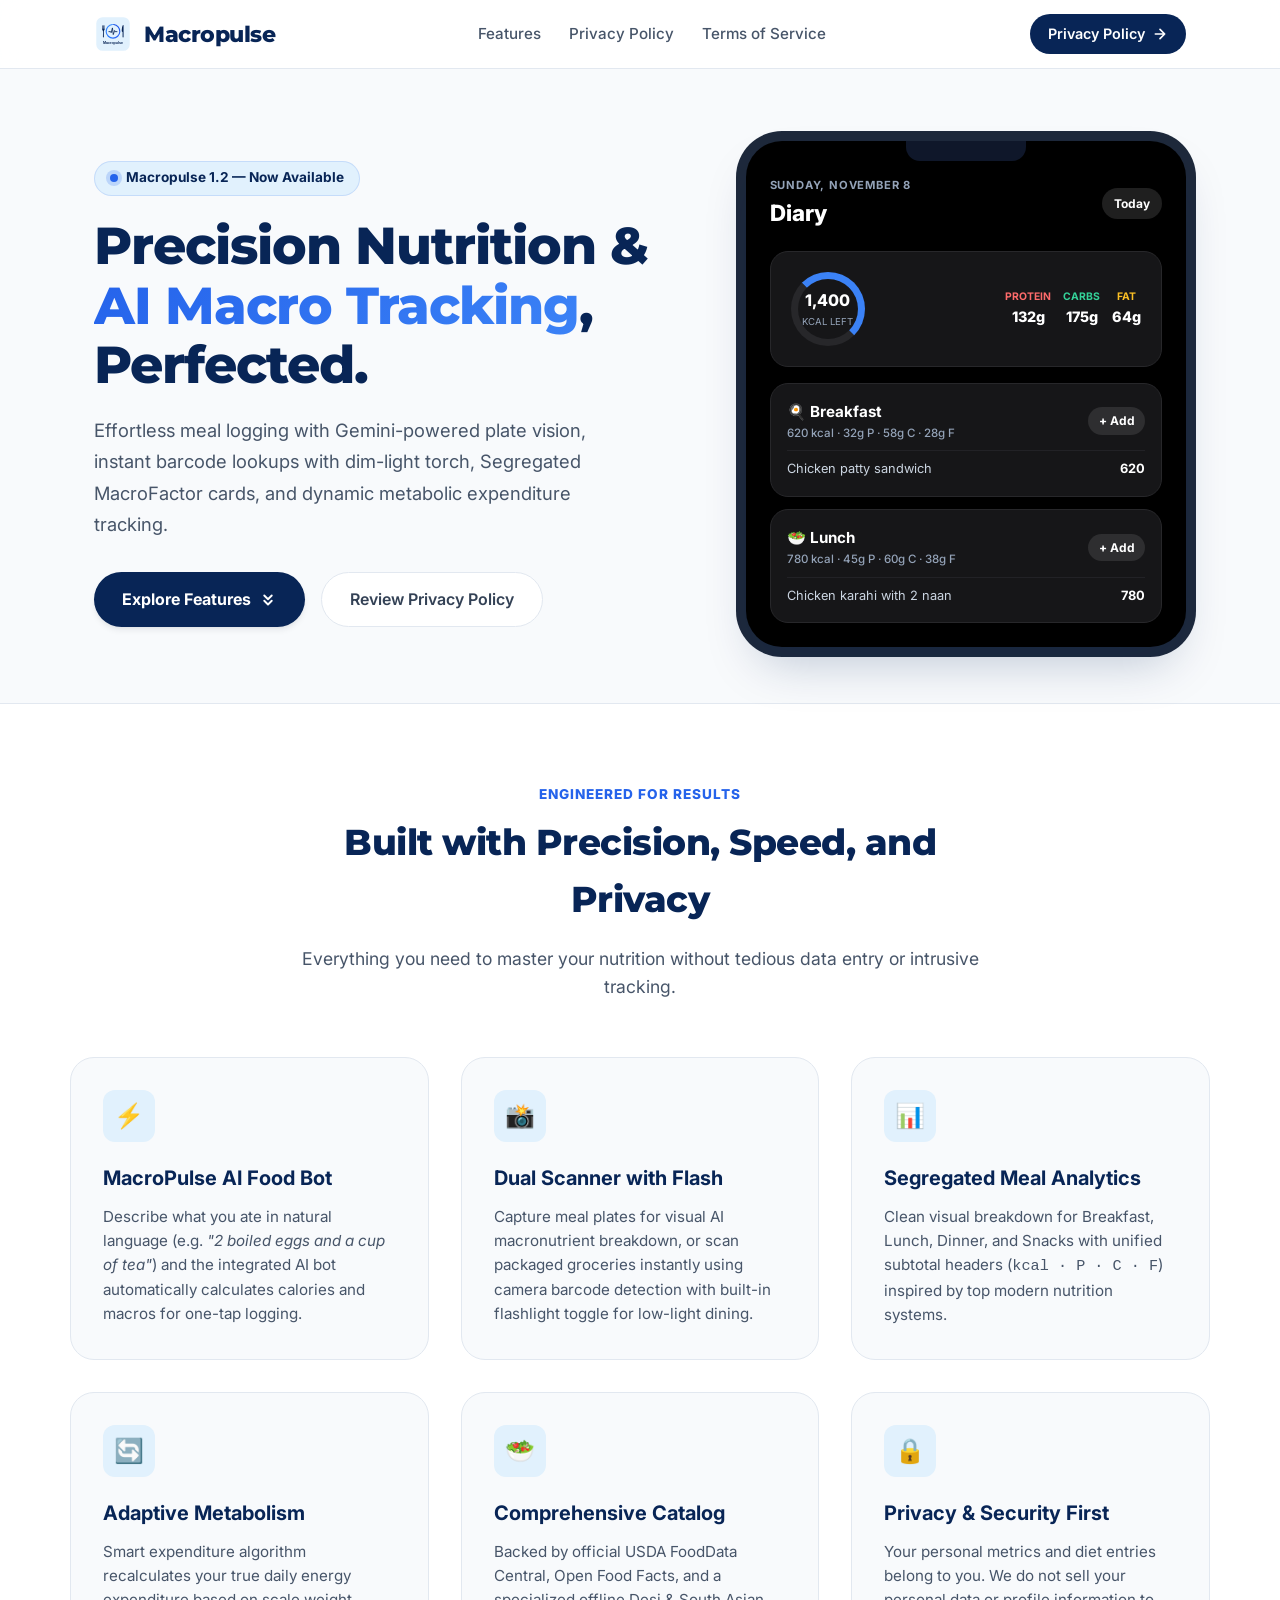
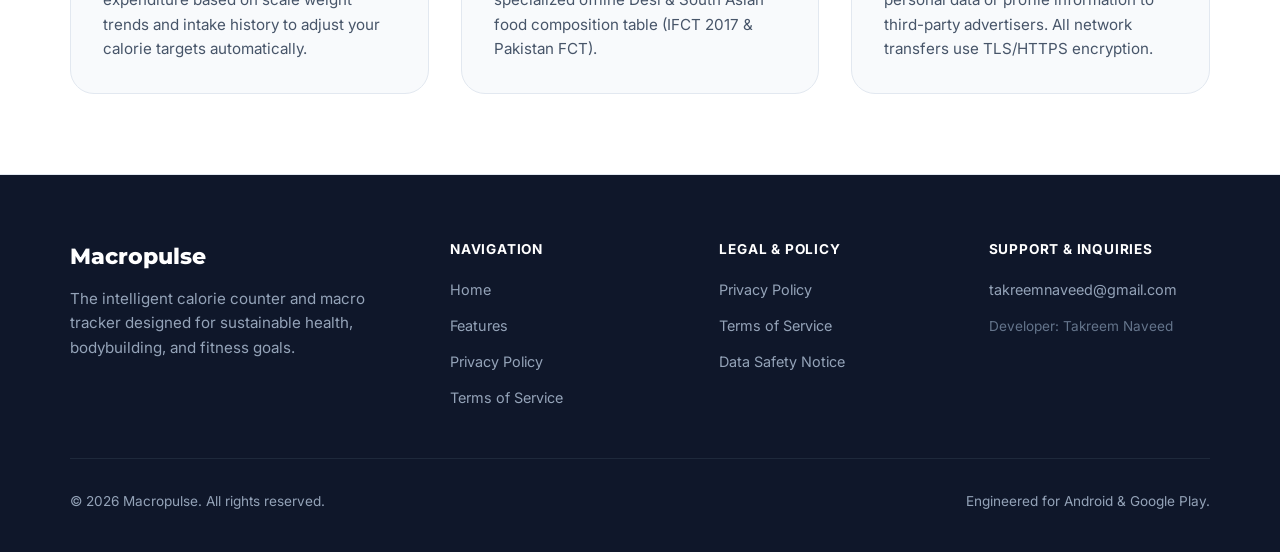
<file: index.html>
<!DOCTYPE html>
<html lang="en">
<head>
  <meta charset="UTF-8" />
  <meta name="viewport" content="width=device-width, initial-scale=1.0" />
  <title>Macropulse — AI Calorie Counter & Macro Tracker</title>
  <meta name="description" content="Precision nutrition tracking with instant AI plate recognition, barcode scanning with torch, MacroFactor-style meal segregation, and adaptive calorie expenditure." />
  <link rel="icon" type="image/svg+xml" href="logo.svg" />
  <link rel="stylesheet" href="styles.css" />
</head>
<body>

  <!-- Navigation -->
  <header class="navbar">
    <div class="nav-container">
      <a href="index.html" class="brand">
        <img src="logo.svg" alt="Macropulse Logo" class="brand-logo" />
        <span class="brand-name">Macropulse</span>
      </a>
      <ul class="nav-links">
        <li><a href="#features" class="nav-link">Features</a></li>
        <li><a href="privacy.html" class="nav-link">Privacy Policy</a></li>
        <li><a href="terms.html" class="nav-link">Terms of Service</a></li>
      </ul>
      <a href="privacy.html" class="nav-cta">
        <span>Privacy Policy</span>
        <svg width="16" height="16" viewBox="0 0 24 24" fill="none" stroke="currentColor" stroke-width="2.5" stroke-linecap="round" stroke-linejoin="round"><path d="M5 12h14M12 5l7 7-7 7"/></svg>
      </a>
    </div>
  </header>

  <!-- Hero Section -->
  <section class="hero">
    <div class="hero-content">
      <div class="hero-pill">
        <div class="hero-pill-pulse"></div>
        <span>Macropulse 1.2 — Now Available</span>
      </div>
      <h1 class="hero-title">
        Precision Nutrition &amp; <span>AI Macro Tracking</span>, Perfected.
      </h1>
      <p class="hero-desc">
        Effortless meal logging with Gemini-powered plate vision, instant barcode lookups with dim-light torch, Segregated MacroFactor cards, and dynamic metabolic expenditure tracking.
      </p>
      <div class="hero-actions">
        <a href="#features" class="btn-primary">
          <span>Explore Features</span>
          <svg width="18" height="18" viewBox="0 0 24 24" fill="none" stroke="currentColor" stroke-width="2.5" stroke-linecap="round" stroke-linejoin="round"><path d="M7 13l5 5 5-5M7 6l5 5 5-5"/></svg>
        </a>
        <a href="privacy.html" class="btn-secondary">
          <span>Review Privacy Policy</span>
        </a>
      </div>
    </div>

    <!-- Interactive Phone Mockup Card -->
    <div class="mockup-wrap">
      <div class="phone-card">
        <div class="phone-notch"></div>
        <div class="mockup-header">
          <div>
            <div class="mockup-date">SUNDAY, NOVEMBER 8</div>
            <div class="mockup-title">Diary</div>
          </div>
          <div style="background: rgba(255,255,255,0.12); padding: 6px 12px; border-radius: 999px; font-size: 0.75rem; font-weight: 700;">
            Today
          </div>
        </div>

        <!-- Macro Dashboard Ring Card -->
        <div class="mockup-ring-card">
          <div class="mockup-ring-visual">
            <span class="mockup-ring-val">1,400</span>
            <span class="mockup-ring-lbl">KCAL LEFT</span>
          </div>
          <div class="mockup-macros">
            <div class="macro-box">
              <div class="macro-box-lbl" style="color: #ff6b6b;">PROTEIN</div>
              <div class="macro-box-val">132g</div>
            </div>
            <div class="macro-box">
              <div class="macro-box-lbl" style="color: #34d399;">CARBS</div>
              <div class="macro-box-val">175g</div>
            </div>
            <div class="macro-box">
              <div class="macro-box-lbl" style="color: #fbbf24;">FAT</div>
              <div class="macro-box-val">64g</div>
            </div>
          </div>
        </div>

        <!-- Meal Section: Breakfast -->
        <div class="mockup-meal">
          <div class="mockup-meal-top">
            <div>
              <div class="mockup-meal-name">🍳 Breakfast</div>
              <div class="mockup-meal-sub">620 kcal · 32g P · 58g C · 28g F</div>
            </div>
            <div class="mockup-meal-btn">+ Add</div>
          </div>
          <div class="mockup-food-row">
            <span>Chicken patty sandwich</span>
            <span style="font-weight: 700; color: #fff;">620</span>
          </div>
        </div>

        <!-- Meal Section: Lunch -->
        <div class="mockup-meal" style="margin-bottom: 0;">
          <div class="mockup-meal-top">
            <div>
              <div class="mockup-meal-name">🥗 Lunch</div>
              <div class="mockup-meal-sub">780 kcal · 45g P · 60g C · 38g F</div>
            </div>
            <div class="mockup-meal-btn">+ Add</div>
          </div>
          <div class="mockup-food-row">
            <span>Chicken karahi with 2 naan</span>
            <span style="font-weight: 700; color: #fff;">780</span>
          </div>
        </div>
      </div>
    </div>
  </section>

  <!-- Features Section -->
  <section class="features-section" id="features">
    <div class="section-head">
      <div class="section-tag">Engineered for Results</div>
      <h2 class="section-title">Built with Precision, Speed, and Privacy</h2>
      <p class="section-desc">Everything you need to master your nutrition without tedious data entry or intrusive tracking.</p>
    </div>

    <div class="features-grid">
      <!-- Feature 1 -->
      <div class="feature-card">
        <div class="feature-icon-box">⚡</div>
        <h3 class="feature-card-title">MacroPulse AI Food Bot</h3>
        <p class="feature-card-desc">
          Describe what you ate in natural language (e.g. <em>"2 boiled eggs and a cup of tea"</em>) and the integrated AI bot automatically calculates calories and macros for one-tap logging.
        </p>
      </div>

      <!-- Feature 2 -->
      <div class="feature-card">
        <div class="feature-icon-box">📸</div>
        <h3 class="feature-card-title">Dual Scanner with Flash</h3>
        <p class="feature-card-desc">
          Capture meal plates for visual AI macronutrient breakdown, or scan packaged groceries instantly using camera barcode detection with built-in flashlight toggle for low-light dining.
        </p>
      </div>

      <!-- Feature 3 -->
      <div class="feature-card">
        <div class="feature-icon-box">📊</div>
        <h3 class="feature-card-title">Segregated Meal Analytics</h3>
        <p class="feature-card-desc">
          Clean visual breakdown for Breakfast, Lunch, Dinner, and Snacks with unified subtotal headers (<code>kcal · P · C · F</code>) inspired by top modern nutrition systems.
        </p>
      </div>

      <!-- Feature 4 -->
      <div class="feature-card">
        <div class="feature-icon-box">🔄</div>
        <h3 class="feature-card-title">Adaptive Metabolism</h3>
        <p class="feature-card-desc">
          Smart expenditure algorithm recalculates your true daily energy expenditure based on scale weight trends and intake history to adjust your calorie targets automatically.
        </p>
      </div>

      <!-- Feature 5 -->
      <div class="feature-card">
        <div class="feature-icon-box">🥗</div>
        <h3 class="feature-card-title">Comprehensive Catalog</h3>
        <p class="feature-card-desc">
          Backed by official USDA FoodData Central, Open Food Facts, and a specialized offline Desi &amp; South Asian food composition table (IFCT 2017 &amp; Pakistan FCT).
        </p>
      </div>

      <!-- Feature 6 -->
      <div class="feature-card">
        <div class="feature-icon-box">🔒</div>
        <h3 class="feature-card-title">Privacy &amp; Security First</h3>
        <p class="feature-card-desc">
          Your personal metrics and diet entries belong to you. We do not sell your personal data or profile information to third-party advertisers. All network transfers use TLS/HTTPS encryption.
        </p>
      </div>
    </div>
  </section>

  <!-- Footer -->
  <footer class="footer">
    <div class="footer-container">
      <div>
        <div class="footer-brand-name">Macropulse</div>
        <p class="footer-brand-desc">
          The intelligent calorie counter and macro tracker designed for sustainable health, bodybuilding, and fitness goals.
        </p>
      </div>
      <div>
        <div class="footer-col-title">Navigation</div>
        <ul class="footer-col-links">
          <li><a href="index.html">Home</a></li>
          <li><a href="#features">Features</a></li>
          <li><a href="privacy.html">Privacy Policy</a></li>
          <li><a href="terms.html">Terms of Service</a></li>
        </ul>
      </div>
      <div>
        <div class="footer-col-title">Legal &amp; Policy</div>
        <ul class="footer-col-links">
          <li><a href="privacy.html">Privacy Policy</a></li>
          <li><a href="terms.html">Terms of Service</a></li>
          <li><a href="privacy.html#data-safety">Data Safety Notice</a></li>
        </ul>
      </div>
      <div>
        <div class="footer-col-title">Support &amp; Inquiries</div>
        <ul class="footer-col-links">
          <li><a href="mailto:takreemnaveed@gmail.com">takreemnaveed@gmail.com</a></li>
          <li><span style="font-size: 0.85rem; color: #64748b;">Developer: Takreem Naveed</span></li>
        </ul>
      </div>
    </div>

    <div class="footer-bottom">
      <div>&copy; 2026 Macropulse. All rights reserved.</div>
      <div>Engineered for Android &amp; Google Play.</div>
    </div>
  </footer>

</body>
</html>
</file>
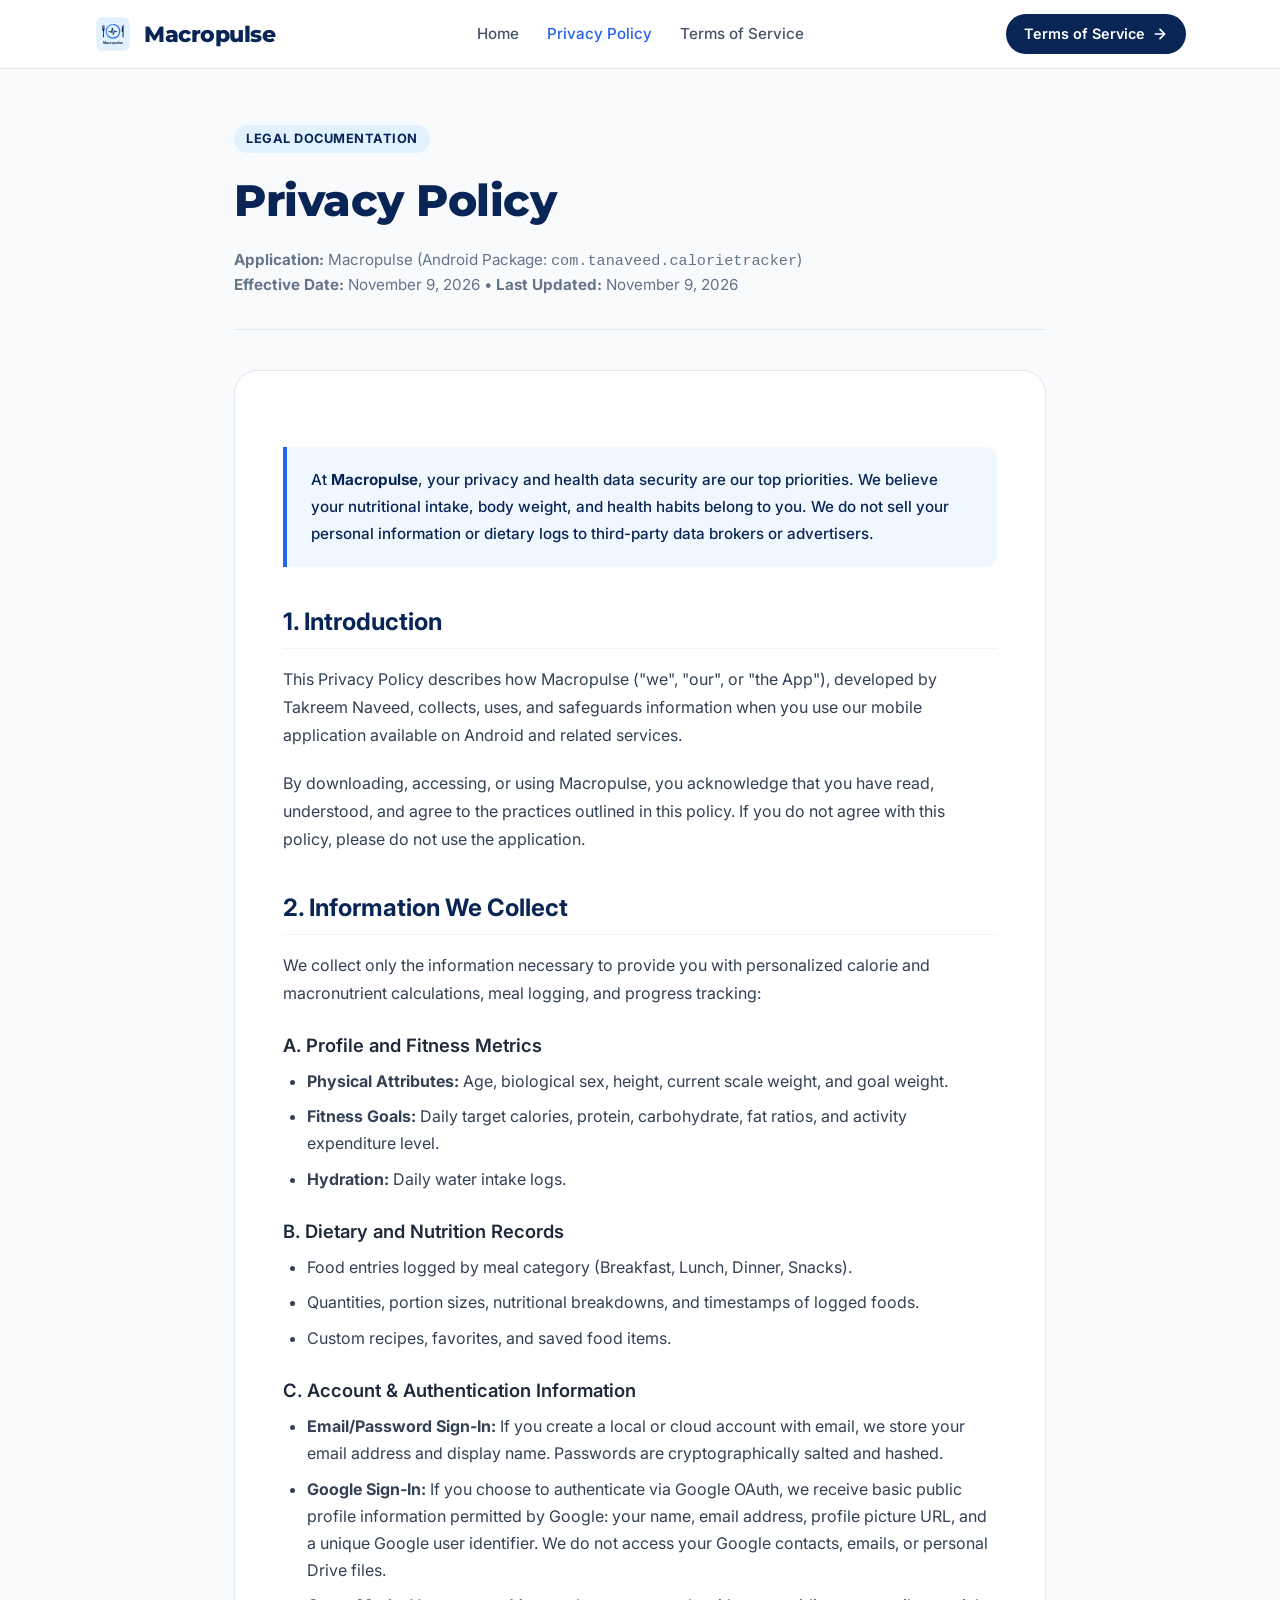
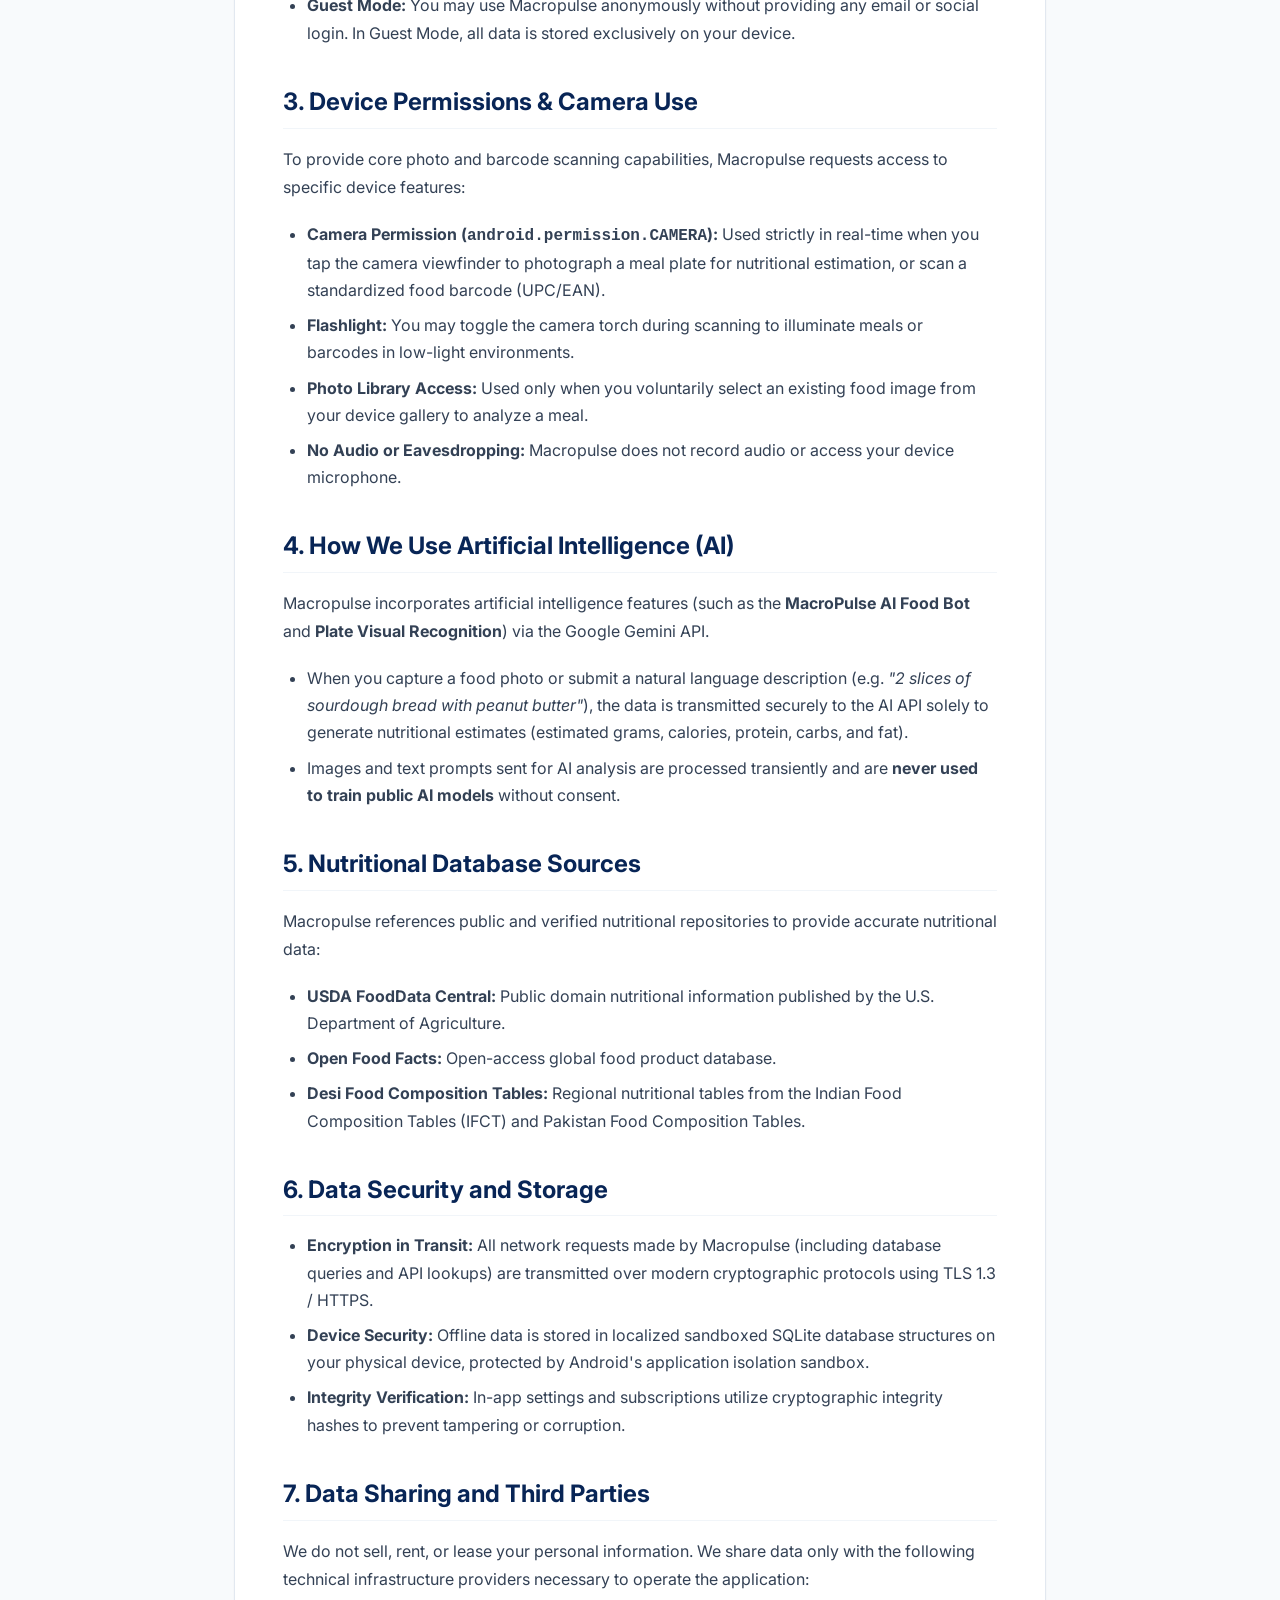
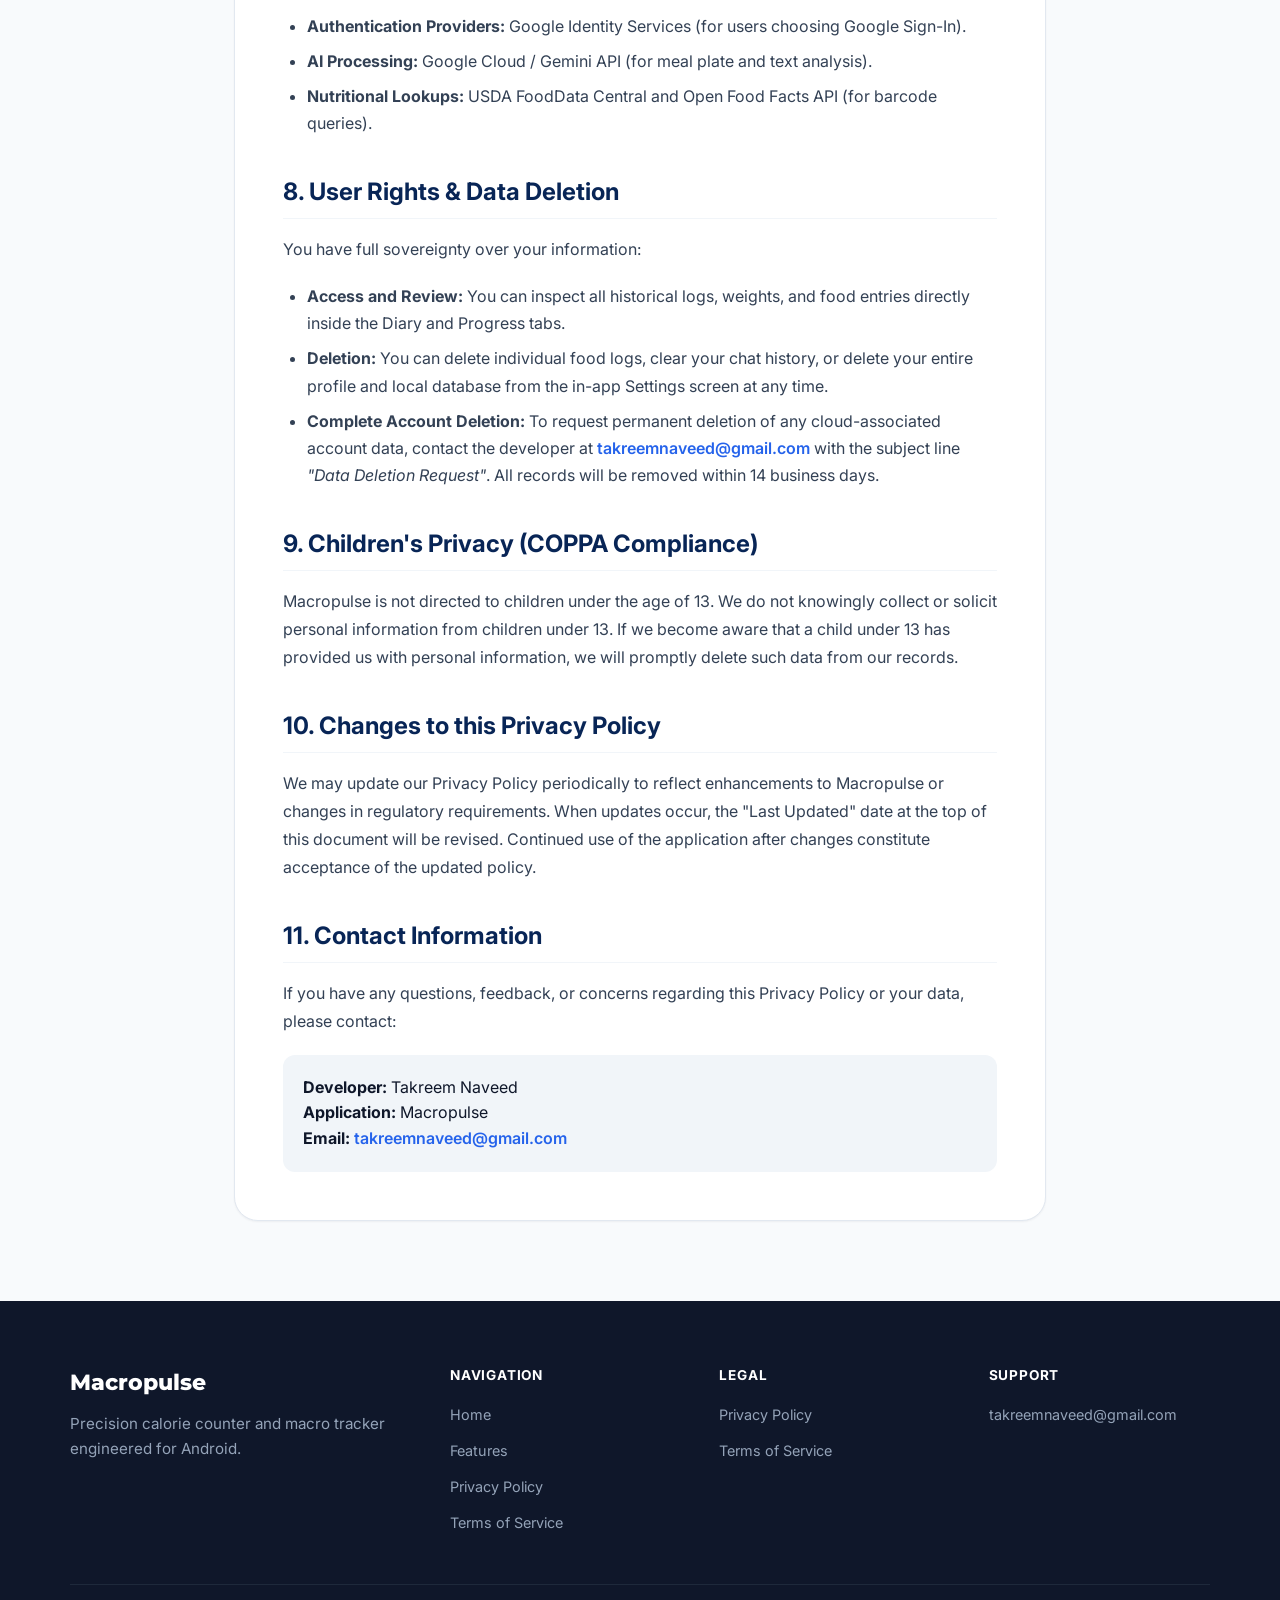
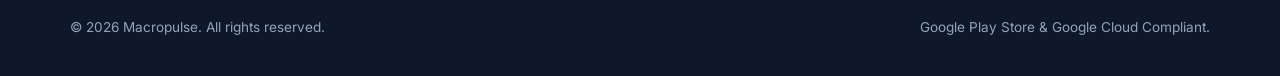
<file: privacy.html>
<!DOCTYPE html>
<html lang="en">
<head>
  <meta charset="UTF-8" />
  <meta name="viewport" content="width=device-width, initial-scale=1.0" />
  <title>Privacy Policy — Macropulse</title>
  <meta name="description" content="Official Privacy Policy for the Macropulse calorie counter and nutrition tracker application." />
  <link rel="icon" type="image/svg+xml" href="logo.svg" />
  <link rel="stylesheet" href="styles.css" />
</head>
<body>

  <!-- Navigation -->
  <header class="navbar">
    <div class="nav-container">
      <a href="index.html" class="brand">
        <img src="logo.svg" alt="Macropulse Logo" class="brand-logo" />
        <span class="brand-name">Macropulse</span>
      </a>
      <ul class="nav-links">
        <li><a href="index.html" class="nav-link">Home</a></li>
        <li><a href="privacy.html" class="nav-link active">Privacy Policy</a></li>
        <li><a href="terms.html" class="nav-link">Terms of Service</a></li>
      </ul>
      <a href="terms.html" class="nav-cta">
        <span>Terms of Service</span>
        <svg width="16" height="16" viewBox="0 0 24 24" fill="none" stroke="currentColor" stroke-width="2.5" stroke-linecap="round" stroke-linejoin="round"><path d="M5 12h14M12 5l7 7-7 7"/></svg>
      </a>
    </div>
  </header>

  <!-- Legal Container -->
  <main class="legal-page">
    <div class="legal-header">
      <div class="legal-badge">Legal Documentation</div>
      <h1 class="legal-title">Privacy Policy</h1>
      <div class="legal-meta">
        <strong>Application:</strong> Macropulse (Android Package: <code>com.tanaveed.calorietracker</code>)<br />
        <strong>Effective Date:</strong> November 9, 2026 &bull; <strong>Last Updated:</strong> November 9, 2026
      </div>
    </div>

    <div class="legal-content">
      <div class="legal-callout">
        <p>
          At <strong>Macropulse</strong>, your privacy and health data security are our top priorities. We believe your nutritional intake, body weight, and health habits belong to you. We do not sell your personal information or dietary logs to third-party data brokers or advertisers.
        </p>
      </div>

      <h2>1. Introduction</h2>
      <p>
        This Privacy Policy describes how Macropulse (&quot;we&quot;, &quot;our&quot;, or &quot;the App&quot;), developed by Takreem Naveed, collects, uses, and safeguards information when you use our mobile application available on Android and related services.
      </p>
      <p>
        By downloading, accessing, or using Macropulse, you acknowledge that you have read, understood, and agree to the practices outlined in this policy. If you do not agree with this policy, please do not use the application.
      </p>

      <h2>2. Information We Collect</h2>
      <p>We collect only the information necessary to provide you with personalized calorie and macronutrient calculations, meal logging, and progress tracking:</p>

      <h3>A. Profile and Fitness Metrics</h3>
      <ul>
        <li><strong>Physical Attributes:</strong> Age, biological sex, height, current scale weight, and goal weight.</li>
        <li><strong>Fitness Goals:</strong> Daily target calories, protein, carbohydrate, fat ratios, and activity expenditure level.</li>
        <li><strong>Hydration:</strong> Daily water intake logs.</li>
      </ul>

      <h3>B. Dietary and Nutrition Records</h3>
      <ul>
        <li>Food entries logged by meal category (Breakfast, Lunch, Dinner, Snacks).</li>
        <li>Quantities, portion sizes, nutritional breakdowns, and timestamps of logged foods.</li>
        <li>Custom recipes, favorites, and saved food items.</li>
      </ul>

      <h3>C. Account &amp; Authentication Information</h3>
      <ul>
        <li><strong>Email/Password Sign-In:</strong> If you create a local or cloud account with email, we store your email address and display name. Passwords are cryptographically salted and hashed.</li>
        <li><strong>Google Sign-In:</strong> If you choose to authenticate via Google OAuth, we receive basic public profile information permitted by Google: your name, email address, profile picture URL, and a unique Google user identifier. We do not access your Google contacts, emails, or personal Drive files.</li>
        <li><strong>Guest Mode:</strong> You may use Macropulse anonymously without providing any email or social login. In Guest Mode, all data is stored exclusively on your device.</li>
      </ul>

      <h2 id="camera-data">3. Device Permissions &amp; Camera Use</h2>
      <p>To provide core photo and barcode scanning capabilities, Macropulse requests access to specific device features:</p>
      <ul>
        <li><strong>Camera Permission (<code>android.permission.CAMERA</code>):</strong> Used strictly in real-time when you tap the camera viewfinder to photograph a meal plate for nutritional estimation, or scan a standardized food barcode (UPC/EAN).</li>
        <li><strong>Flashlight:</strong> You may toggle the camera torch during scanning to illuminate meals or barcodes in low-light environments.</li>
        <li><strong>Photo Library Access:</strong> Used only when you voluntarily select an existing food image from your device gallery to analyze a meal.</li>
        <li><strong>No Audio or Eavesdropping:</strong> Macropulse does not record audio or access your device microphone.</li>
      </ul>

      <h2>4. How We Use Artificial Intelligence (AI)</h2>
      <p>
        Macropulse incorporates artificial intelligence features (such as the <strong>MacroPulse AI Food Bot</strong> and <strong>Plate Visual Recognition</strong>) via the Google Gemini API.
      </p>
      <ul>
        <li>When you capture a food photo or submit a natural language description (e.g. <em>&quot;2 slices of sourdough bread with peanut butter&quot;</em>), the data is transmitted securely to the AI API solely to generate nutritional estimates (estimated grams, calories, protein, carbs, and fat).</li>
        <li>Images and text prompts sent for AI analysis are processed transiently and are <strong>never used to train public AI models</strong> without consent.</li>
      </ul>

      <h2>5. Nutritional Database Sources</h2>
      <p>Macropulse references public and verified nutritional repositories to provide accurate nutritional data:</p>
      <ul>
        <li><strong>USDA FoodData Central:</strong> Public domain nutritional information published by the U.S. Department of Agriculture.</li>
        <li><strong>Open Food Facts:</strong> Open-access global food product database.</li>
        <li><strong>Desi Food Composition Tables:</strong> Regional nutritional tables from the Indian Food Composition Tables (IFCT) and Pakistan Food Composition Tables.</li>
      </ul>

      <h2 id="data-safety">6. Data Security and Storage</h2>
      <ul>
        <li><strong>Encryption in Transit:</strong> All network requests made by Macropulse (including database queries and API lookups) are transmitted over modern cryptographic protocols using TLS 1.3 / HTTPS.</li>
        <li><strong>Device Security:</strong> Offline data is stored in localized sandboxed SQLite database structures on your physical device, protected by Android's application isolation sandbox.</li>
        <li><strong>Integrity Verification:</strong> In-app settings and subscriptions utilize cryptographic integrity hashes to prevent tampering or corruption.</li>
      </ul>

      <h2>7. Data Sharing and Third Parties</h2>
      <p>We do not sell, rent, or lease your personal information. We share data only with the following technical infrastructure providers necessary to operate the application:</p>
      <ul>
        <li><strong>Authentication Providers:</strong> Google Identity Services (for users choosing Google Sign-In).</li>
        <li><strong>AI Processing:</strong> Google Cloud / Gemini API (for meal plate and text analysis).</li>
        <li><strong>Nutritional Lookups:</strong> USDA FoodData Central and Open Food Facts API (for barcode queries).</li>
      </ul>

      <h2>8. User Rights &amp; Data Deletion</h2>
      <p>You have full sovereignty over your information:</p>
      <ul>
        <li><strong>Access and Review:</strong> You can inspect all historical logs, weights, and food entries directly inside the Diary and Progress tabs.</li>
        <li><strong>Deletion:</strong> You can delete individual food logs, clear your chat history, or delete your entire profile and local database from the in-app Settings screen at any time.</li>
        <li><strong>Complete Account Deletion:</strong> To request permanent deletion of any cloud-associated account data, contact the developer at <a href="mailto:takreemnaveed@gmail.com" style="color: var(--blue); font-weight: 600;">takreemnaveed@gmail.com</a> with the subject line <em>&quot;Data Deletion Request&quot;</em>. All records will be removed within 14 business days.</li>
      </ul>

      <h2>9. Children&apos;s Privacy (COPPA Compliance)</h2>
      <p>
        Macropulse is not directed to children under the age of 13. We do not knowingly collect or solicit personal information from children under 13. If we become aware that a child under 13 has provided us with personal information, we will promptly delete such data from our records.
      </p>

      <h2>10. Changes to this Privacy Policy</h2>
      <p>
        We may update our Privacy Policy periodically to reflect enhancements to Macropulse or changes in regulatory requirements. When updates occur, the &quot;Last Updated&quot; date at the top of this document will be revised. Continued use of the application after changes constitute acceptance of the updated policy.
      </p>

      <h2>11. Contact Information</h2>
      <p>If you have any questions, feedback, or concerns regarding this Privacy Policy or your data, please contact:</p>
      <div style="background: var(--slate-100); padding: 1.25rem; border-radius: var(--radius-md); margin-top: 1rem;">
        <strong>Developer:</strong> Takreem Naveed<br />
        <strong>Application:</strong> Macropulse<br />
        <strong>Email:</strong> <a href="mailto:takreemnaveed@gmail.com" style="color: var(--blue); font-weight: 600;">takreemnaveed@gmail.com</a>
      </div>
    </div>
  </main>

  <!-- Footer -->
  <footer class="footer">
    <div class="footer-container">
      <div>
        <div class="footer-brand-name">Macropulse</div>
        <p class="footer-brand-desc">
          Precision calorie counter and macro tracker engineered for Android.
        </p>
      </div>
      <div>
        <div class="footer-col-title">Navigation</div>
        <ul class="footer-col-links">
          <li><a href="index.html">Home</a></li>
          <li><a href="index.html#features">Features</a></li>
          <li><a href="privacy.html">Privacy Policy</a></li>
          <li><a href="terms.html">Terms of Service</a></li>
        </ul>
      </div>
      <div>
        <div class="footer-col-title">Legal</div>
        <ul class="footer-col-links">
          <li><a href="privacy.html">Privacy Policy</a></li>
          <li><a href="terms.html">Terms of Service</a></li>
        </ul>
      </div>
      <div>
        <div class="footer-col-title">Support</div>
        <ul class="footer-col-links">
          <li><a href="mailto:takreemnaveed@gmail.com">takreemnaveed@gmail.com</a></li>
        </ul>
      </div>
    </div>
    <div class="footer-bottom">
      <div>&copy; 2026 Macropulse. All rights reserved.</div>
      <div>Google Play Store &amp; Google Cloud Compliant.</div>
    </div>
  </footer>

</body>
</html>
</file>
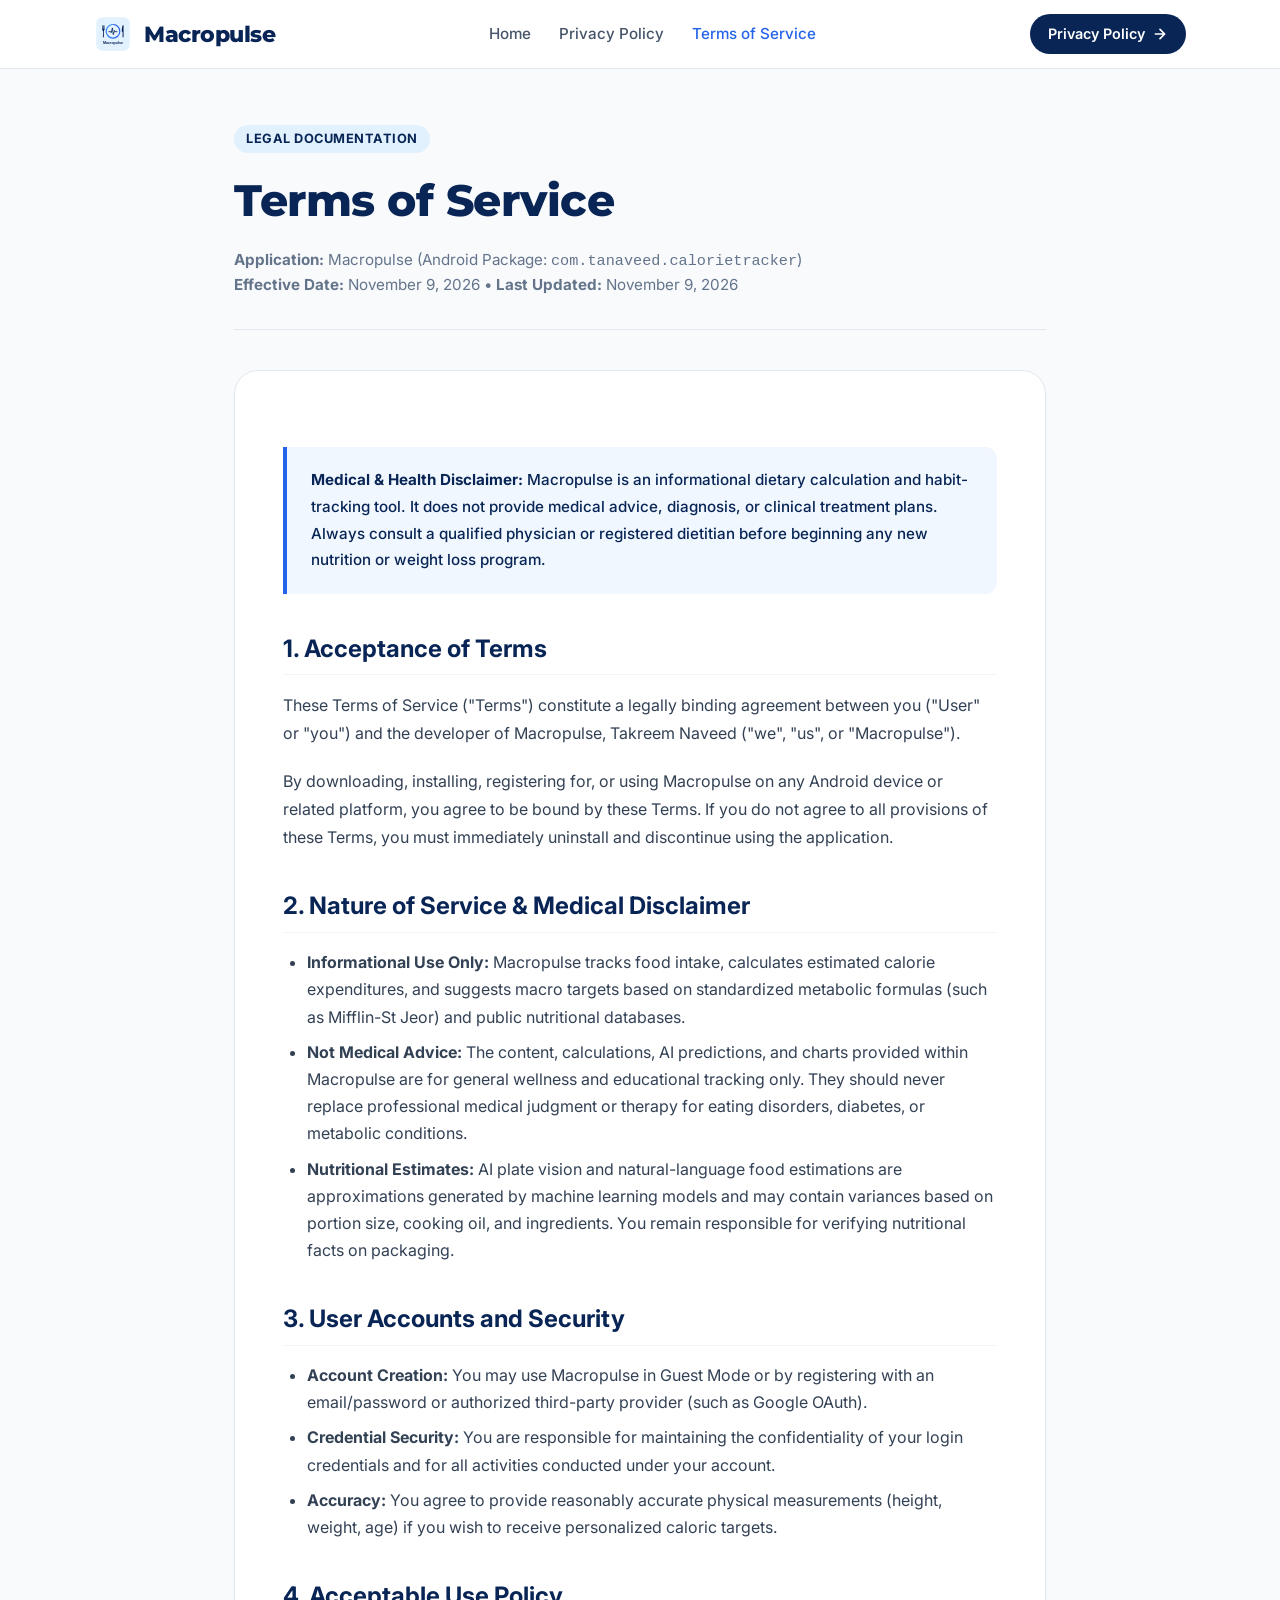
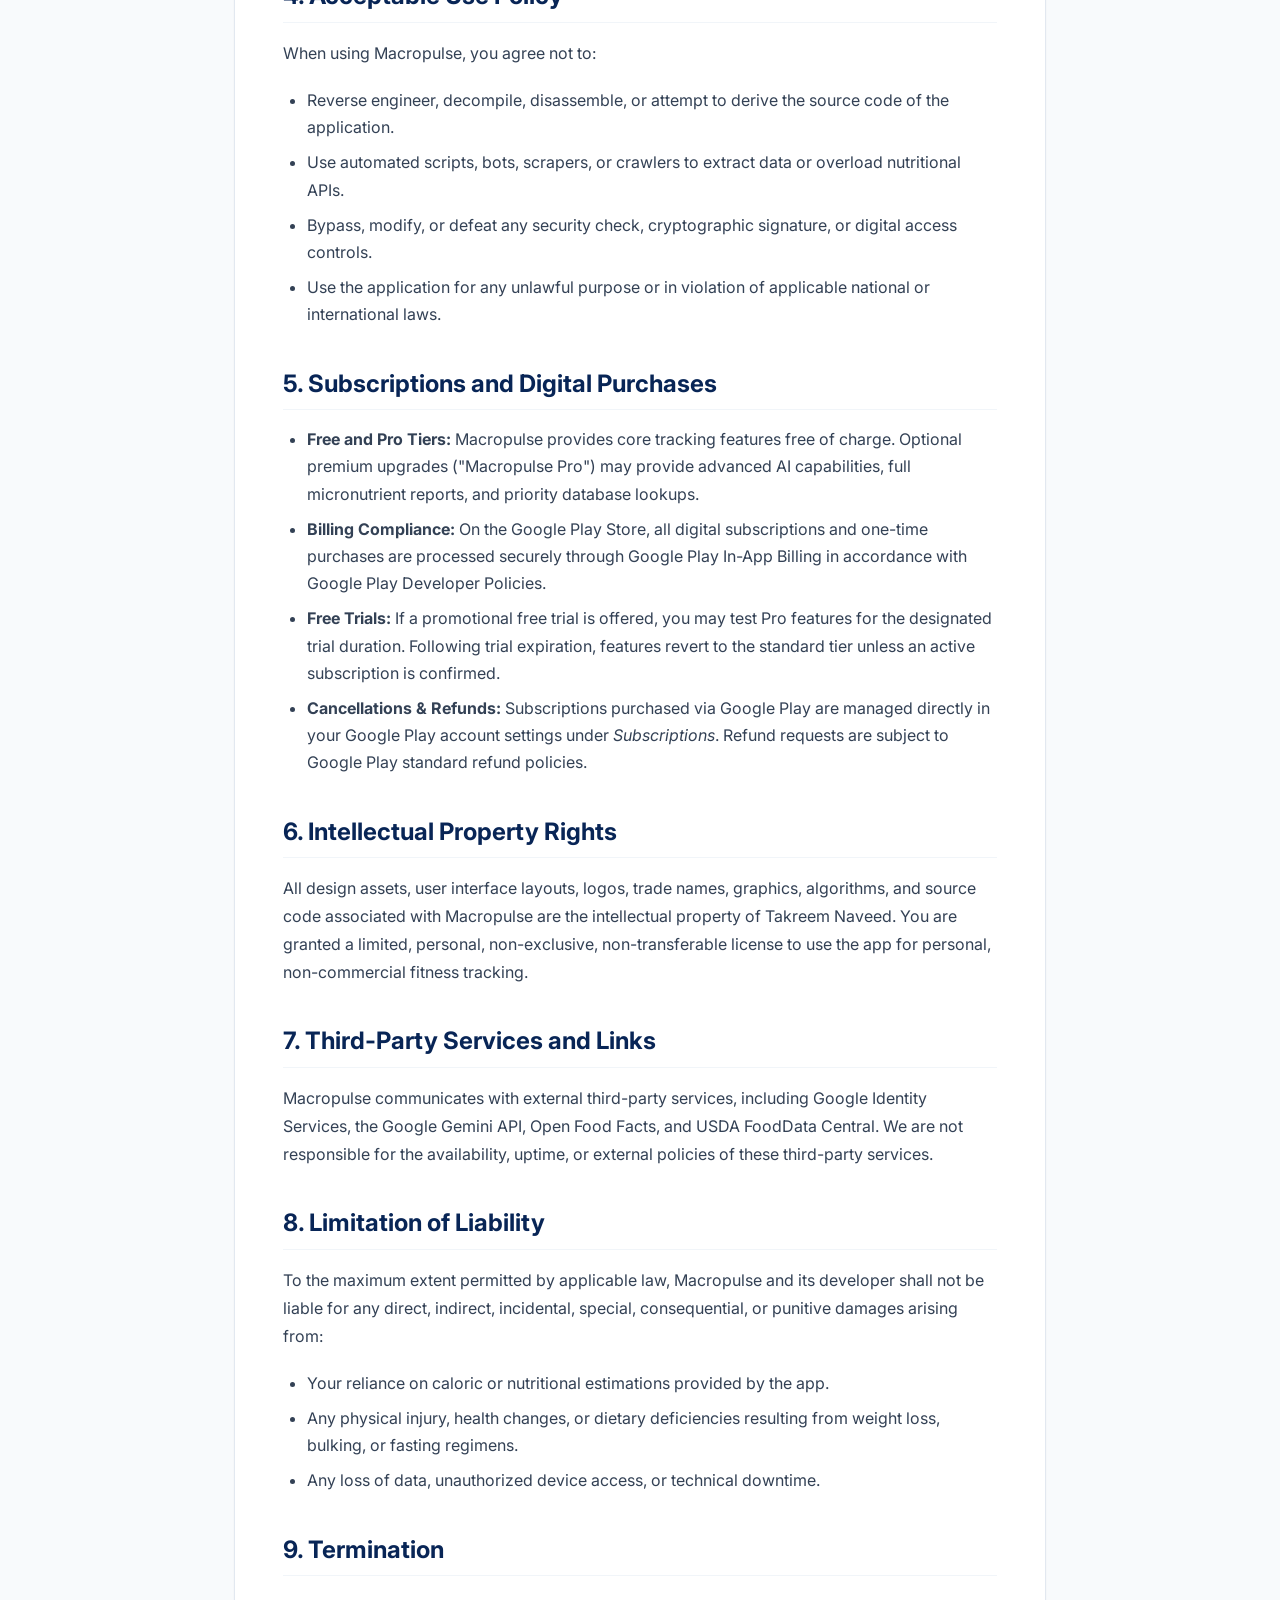
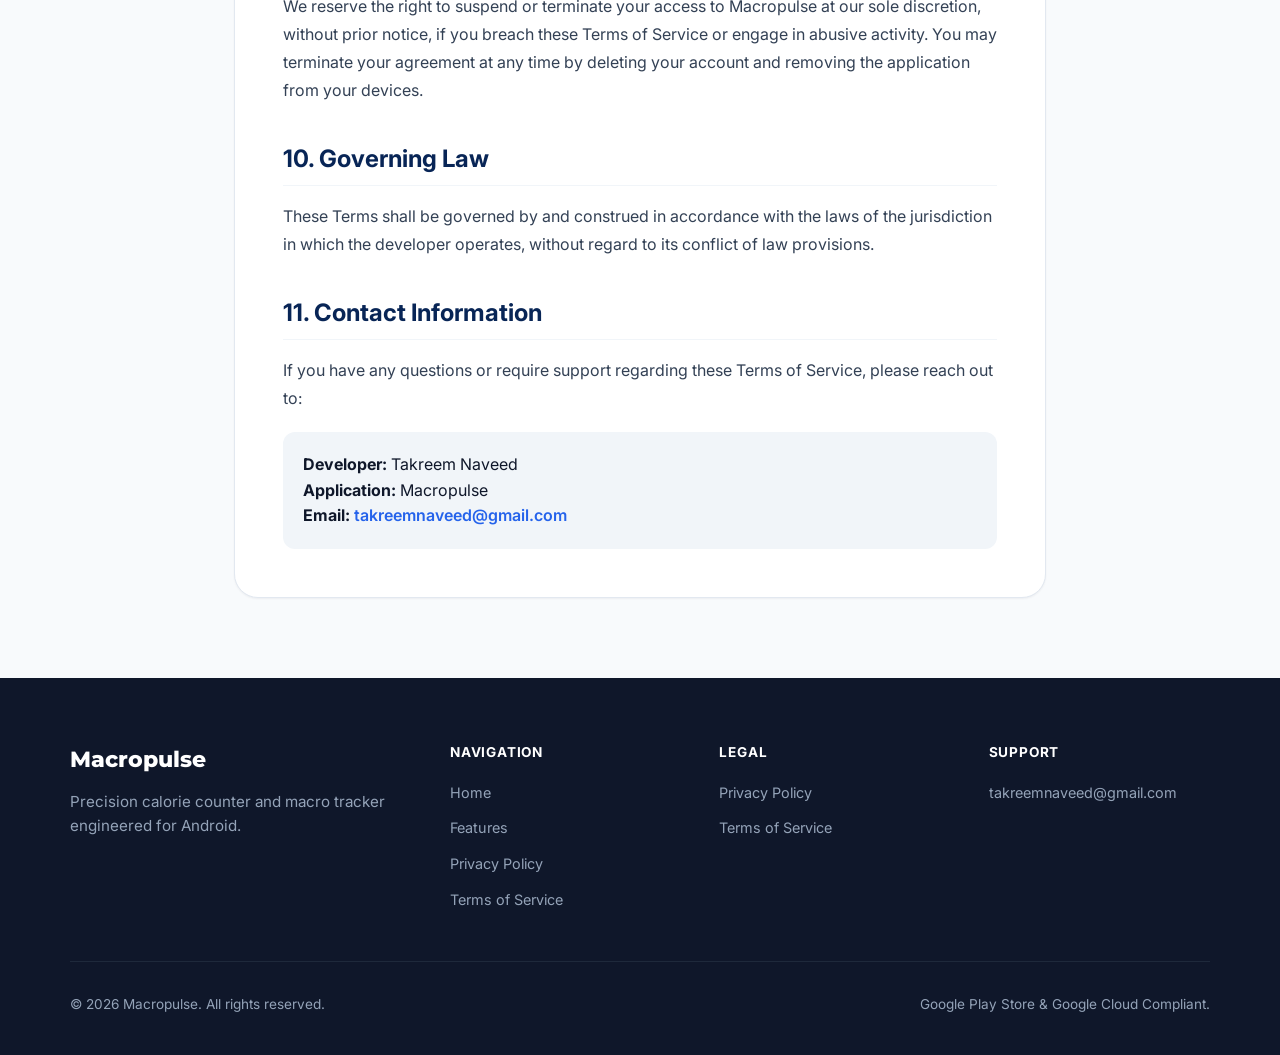
<file: terms.html>
<!DOCTYPE html>
<html lang="en">
<head>
  <meta charset="UTF-8" />
  <meta name="viewport" content="width=device-width, initial-scale=1.0" />
  <title>Terms of Service — Macropulse</title>
  <meta name="description" content="Official Terms of Service for using the Macropulse nutrition and calorie tracking mobile application." />
  <link rel="icon" type="image/svg+xml" href="logo.svg" />
  <link rel="stylesheet" href="styles.css" />
</head>
<body>

  <!-- Navigation -->
  <header class="navbar">
    <div class="nav-container">
      <a href="index.html" class="brand">
        <img src="logo.svg" alt="Macropulse Logo" class="brand-logo" />
        <span class="brand-name">Macropulse</span>
      </a>
      <ul class="nav-links">
        <li><a href="index.html" class="nav-link">Home</a></li>
        <li><a href="privacy.html" class="nav-link">Privacy Policy</a></li>
        <li><a href="terms.html" class="nav-link active">Terms of Service</a></li>
      </ul>
      <a href="privacy.html" class="nav-cta">
        <span>Privacy Policy</span>
        <svg width="16" height="16" viewBox="0 0 24 24" fill="none" stroke="currentColor" stroke-width="2.5" stroke-linecap="round" stroke-linejoin="round"><path d="M5 12h14M12 5l7 7-7 7"/></svg>
      </a>
    </div>
  </header>

  <!-- Legal Container -->
  <main class="legal-page">
    <div class="legal-header">
      <div class="legal-badge">Legal Documentation</div>
      <h1 class="legal-title">Terms of Service</h1>
      <div class="legal-meta">
        <strong>Application:</strong> Macropulse (Android Package: <code>com.tanaveed.calorietracker</code>)<br />
        <strong>Effective Date:</strong> November 9, 2026 &bull; <strong>Last Updated:</strong> November 9, 2026
      </div>
    </div>

    <div class="legal-content">
      <div class="legal-callout">
        <p>
          <strong>Medical &amp; Health Disclaimer:</strong> Macropulse is an informational dietary calculation and habit-tracking tool. It does not provide medical advice, diagnosis, or clinical treatment plans. Always consult a qualified physician or registered dietitian before beginning any new nutrition or weight loss program.
        </p>
      </div>

      <h2>1. Acceptance of Terms</h2>
      <p>
        These Terms of Service (&quot;Terms&quot;) constitute a legally binding agreement between you (&quot;User&quot; or &quot;you&quot;) and the developer of Macropulse, Takreem Naveed (&quot;we&quot;, &quot;us&quot;, or &quot;Macropulse&quot;).
      </p>
      <p>
        By downloading, installing, registering for, or using Macropulse on any Android device or related platform, you agree to be bound by these Terms. If you do not agree to all provisions of these Terms, you must immediately uninstall and discontinue using the application.
      </p>

      <h2>2. Nature of Service &amp; Medical Disclaimer</h2>
      <ul>
        <li><strong>Informational Use Only:</strong> Macropulse tracks food intake, calculates estimated calorie expenditures, and suggests macro targets based on standardized metabolic formulas (such as Mifflin-St Jeor) and public nutritional databases.</li>
        <li><strong>Not Medical Advice:</strong> The content, calculations, AI predictions, and charts provided within Macropulse are for general wellness and educational tracking only. They should never replace professional medical judgment or therapy for eating disorders, diabetes, or metabolic conditions.</li>
        <li><strong>Nutritional Estimates:</strong> AI plate vision and natural-language food estimations are approximations generated by machine learning models and may contain variances based on portion size, cooking oil, and ingredients. You remain responsible for verifying nutritional facts on packaging.</li>
      </ul>

      <h2>3. User Accounts and Security</h2>
      <ul>
        <li><strong>Account Creation:</strong> You may use Macropulse in Guest Mode or by registering with an email/password or authorized third-party provider (such as Google OAuth).</li>
        <li><strong>Credential Security:</strong> You are responsible for maintaining the confidentiality of your login credentials and for all activities conducted under your account.</li>
        <li><strong>Accuracy:</strong> You agree to provide reasonably accurate physical measurements (height, weight, age) if you wish to receive personalized caloric targets.</li>
      </ul>

      <h2>4. Acceptable Use Policy</h2>
      <p>When using Macropulse, you agree not to:</p>
      <ul>
        <li>Reverse engineer, decompile, disassemble, or attempt to derive the source code of the application.</li>
        <li>Use automated scripts, bots, scrapers, or crawlers to extract data or overload nutritional APIs.</li>
        <li>Bypass, modify, or defeat any security check, cryptographic signature, or digital access controls.</li>
        <li>Use the application for any unlawful purpose or in violation of applicable national or international laws.</li>
      </ul>

      <h2>5. Subscriptions and Digital Purchases</h2>
      <ul>
        <li><strong>Free and Pro Tiers:</strong> Macropulse provides core tracking features free of charge. Optional premium upgrades (&quot;Macropulse Pro&quot;) may provide advanced AI capabilities, full micronutrient reports, and priority database lookups.</li>
        <li><strong>Billing Compliance:</strong> On the Google Play Store, all digital subscriptions and one-time purchases are processed securely through Google Play In-App Billing in accordance with Google Play Developer Policies.</li>
        <li><strong>Free Trials:</strong> If a promotional free trial is offered, you may test Pro features for the designated trial duration. Following trial expiration, features revert to the standard tier unless an active subscription is confirmed.</li>
        <li><strong>Cancellations &amp; Refunds:</strong> Subscriptions purchased via Google Play are managed directly in your Google Play account settings under <em>Subscriptions</em>. Refund requests are subject to Google Play standard refund policies.</li>
      </ul>

      <h2>6. Intellectual Property Rights</h2>
      <p>
        All design assets, user interface layouts, logos, trade names, graphics, algorithms, and source code associated with Macropulse are the intellectual property of Takreem Naveed. You are granted a limited, personal, non-exclusive, non-transferable license to use the app for personal, non-commercial fitness tracking.
      </p>

      <h2>7. Third-Party Services and Links</h2>
      <p>
        Macropulse communicates with external third-party services, including Google Identity Services, the Google Gemini API, Open Food Facts, and USDA FoodData Central. We are not responsible for the availability, uptime, or external policies of these third-party services.
      </p>

      <h2>8. Limitation of Liability</h2>
      <p>
        To the maximum extent permitted by applicable law, Macropulse and its developer shall not be liable for any direct, indirect, incidental, special, consequential, or punitive damages arising from:
      </p>
      <ul>
        <li>Your reliance on caloric or nutritional estimations provided by the app.</li>
        <li>Any physical injury, health changes, or dietary deficiencies resulting from weight loss, bulking, or fasting regimens.</li>
        <li>Any loss of data, unauthorized device access, or technical downtime.</li>
      </ul>

      <h2>9. Termination</h2>
      <p>
        We reserve the right to suspend or terminate your access to Macropulse at our sole discretion, without prior notice, if you breach these Terms of Service or engage in abusive activity. You may terminate your agreement at any time by deleting your account and removing the application from your devices.
      </p>

      <h2>10. Governing Law</h2>
      <p>
        These Terms shall be governed by and construed in accordance with the laws of the jurisdiction in which the developer operates, without regard to its conflict of law provisions.
      </p>

      <h2>11. Contact Information</h2>
      <p>If you have any questions or require support regarding these Terms of Service, please reach out to:</p>
      <div style="background: var(--slate-100); padding: 1.25rem; border-radius: var(--radius-md); margin-top: 1rem;">
        <strong>Developer:</strong> Takreem Naveed<br />
        <strong>Application:</strong> Macropulse<br />
        <strong>Email:</strong> <a href="mailto:takreemnaveed@gmail.com" style="color: var(--blue); font-weight: 600;">takreemnaveed@gmail.com</a>
      </div>
    </div>
  </main>

  <!-- Footer -->
  <footer class="footer">
    <div class="footer-container">
      <div>
        <div class="footer-brand-name">Macropulse</div>
        <p class="footer-brand-desc">
          Precision calorie counter and macro tracker engineered for Android.
        </p>
      </div>
      <div>
        <div class="footer-col-title">Navigation</div>
        <ul class="footer-col-links">
          <li><a href="index.html">Home</a></li>
          <li><a href="index.html#features">Features</a></li>
          <li><a href="privacy.html">Privacy Policy</a></li>
          <li><a href="terms.html">Terms of Service</a></li>
        </ul>
      </div>
      <div>
        <div class="footer-col-title">Legal</div>
        <ul class="footer-col-links">
          <li><a href="privacy.html">Privacy Policy</a></li>
          <li><a href="terms.html">Terms of Service</a></li>
        </ul>
      </div>
      <div>
        <div class="footer-col-title">Support</div>
        <ul class="footer-col-links">
          <li><a href="mailto:takreemnaveed@gmail.com">takreemnaveed@gmail.com</a></li>
        </ul>
      </div>
    </div>
    <div class="footer-bottom">
      <div>&copy; 2026 Macropulse. All rights reserved.</div>
      <div>Google Play Store &amp; Google Cloud Compliant.</div>
    </div>
  </footer>

</body>
</html>
</file>
<file: styles.css>
@import url('https://fonts.googleapis.com/css2?family=Inter:wght@400;500;600;700;800&family=Montserrat:wght@700;800&display=swap');

:root {
  --navy: #082556;
  --navy-light: #0d3882;
  --blue: #2563eb;
  --blue-hover: #1d4ed8;
  --ice: #e1f1fd;
  --ice-light: #f0f7fe;
  --slate-900: #0f172a;
  --slate-800: #1e293b;
  --slate-700: #334155;
  --slate-600: #475569;
  --slate-500: #64748b;
  --slate-400: #94a3b8;
  --slate-200: #e2e8f0;
  --slate-100: #f1f5f9;
  --slate-50: #f8fafc;
  --white: #ffffff;
  
  --protein: #ef4444;
  --carbs: #10b981;
  --fat: #f59e0b;
  
  --radius-sm: 8px;
  --radius-md: 12px;
  --radius-lg: 18px;
  --radius-xl: 24px;
  --radius-full: 9999px;
  
  --shadow-sm: 0 1px 2px rgba(15, 23, 42, 0.05);
  --shadow-md: 0 4px 6px -1px rgba(15, 23, 42, 0.08), 0 2px 4px -2px rgba(15, 23, 42, 0.06);
  --shadow-lg: 0 10px 15px -3px rgba(15, 23, 42, 0.08), 0 4px 6px -4px rgba(15, 23, 42, 0.04);
  --shadow-xl: 0 20px 25px -5px rgba(15, 23, 42, 0.1), 0 8px 10px -6px rgba(15, 23, 42, 0.06);
}

* {
  margin: 0;
  padding: 0;
  box-sizing: border-box;
}

html {
  scroll-behavior: smooth;
  font-size: 16px;
}

body {
  font-family: 'Inter', -apple-system, BlinkMacSystemFont, "Segoe UI", Roboto, sans-serif;
  color: var(--slate-900);
  background-color: var(--slate-50);
  line-height: 1.6;
  -webkit-font-smoothing: antialiased;
}

a {
  color: inherit;
  text-decoration: none;
}

/* ---------------------------------------------------------------- Navbar */
.navbar {
  position: sticky;
  top: 0;
  z-index: 100;
  background: rgba(255, 255, 255, 0.88);
  backdrop-filter: blur(12px);
  -webkit-backdrop-filter: blur(12px);
  border-bottom: 1px solid var(--slate-200);
}

.nav-container {
  max-width: 1140px;
  margin: 0 auto;
  padding: 0.85rem 1.5rem;
  display: flex;
  align-items: center;
  justify-content: space-between;
}

.brand {
  display: flex;
  align-items: center;
  gap: 0.75rem;
}

.brand-logo {
  width: 38px;
  height: 38px;
  border-radius: 10px;
  object-fit: contain;
}

.brand-name {
  font-family: 'Montserrat', sans-serif;
  font-size: 1.35rem;
  font-weight: 800;
  color: var(--navy);
  letter-spacing: -0.5px;
}

.nav-links {
  display: flex;
  align-items: center;
  gap: 1.75rem;
  list-style: none;
}

.nav-link {
  font-size: 0.95rem;
  font-weight: 500;
  color: var(--slate-600);
  transition: color 0.15s ease;
}

.nav-link:hover, .nav-link.active {
  color: var(--blue);
}

.nav-cta {
  background: var(--navy);
  color: var(--white);
  padding: 0.55rem 1.15rem;
  border-radius: var(--radius-full);
  font-weight: 600;
  font-size: 0.9rem;
  transition: all 0.15s ease;
  display: inline-flex;
  align-items: center;
  gap: 0.4rem;
}

.nav-cta:hover {
  background: var(--blue);
  transform: translateY(-1px);
}

/* ---------------------------------------------------------------- Hero */
.hero {
  padding: 4.5rem 1.5rem 3.5rem;
  max-width: 1140px;
  margin: 0 auto;
  display: grid;
  grid-template-columns: 1.15fr 0.85fr;
  gap: 3.5rem;
  align-items: center;
}

.hero-pill {
  display: inline-flex;
  align-items: center;
  gap: 0.5rem;
  background: var(--ice);
  color: var(--navy);
  padding: 0.35rem 0.95rem;
  border-radius: var(--radius-full);
  font-size: 0.85rem;
  font-weight: 700;
  margin-bottom: 1.25rem;
  border: 1px solid rgba(37, 99, 235, 0.15);
}

.hero-pill-pulse {
  width: 8px;
  height: 8px;
  background: var(--blue);
  border-radius: 50%;
  box-shadow: 0 0 0 4px rgba(37, 99, 235, 0.2);
}

.hero-title {
  font-family: 'Montserrat', sans-serif;
  font-size: 3.25rem;
  font-weight: 800;
  line-height: 1.15;
  color: var(--navy);
  letter-spacing: -1px;
  margin-bottom: 1.25rem;
}

.hero-title span {
  color: var(--blue);
  background: linear-gradient(135deg, #2563eb 0%, #3b82f6 100%);
  -webkit-background-clip: text;
  -webkit-text-fill-color: transparent;
}

.hero-desc {
  font-size: 1.15rem;
  color: var(--slate-600);
  line-height: 1.7;
  margin-bottom: 2rem;
  max-width: 540px;
}

.hero-actions {
  display: flex;
  gap: 1rem;
  flex-wrap: wrap;
}

.btn-primary {
  background: var(--navy);
  color: var(--white);
  padding: 0.85rem 1.75rem;
  border-radius: var(--radius-full);
  font-weight: 700;
  font-size: 1rem;
  display: inline-flex;
  align-items: center;
  gap: 0.5rem;
  box-shadow: var(--shadow-md);
  transition: all 0.2s ease;
}

.btn-primary:hover {
  background: var(--blue);
  transform: translateY(-2px);
  box-shadow: var(--shadow-lg);
}

.btn-secondary {
  background: var(--white);
  color: var(--slate-700);
  border: 1.5px solid var(--slate-200);
  padding: 0.85rem 1.75rem;
  border-radius: var(--radius-full);
  font-weight: 600;
  font-size: 1rem;
  display: inline-flex;
  align-items: center;
  gap: 0.5rem;
  transition: all 0.2s ease;
}

.btn-secondary:hover {
  background: var(--slate-100);
  border-color: var(--slate-300);
  color: var(--slate-900);
}

/* ------------------------------------------------------ Mockup Device Card */
.mockup-wrap {
  position: relative;
}

.phone-card {
  background: #000000;
  color: #ffffff;
  border-radius: 36px;
  padding: 1.5rem;
  box-shadow: 0 25px 50px -12px rgba(8, 37, 86, 0.25), 0 0 0 10px #1e293b;
  position: relative;
  overflow: hidden;
}

.phone-notch {
  width: 120px;
  height: 20px;
  background: #0f172a;
  border-radius: 0 0 14px 14px;
  margin: -1.5rem auto 1rem;
}

.mockup-header {
  display: flex;
  justify-content: space-between;
  align-items: center;
  margin-bottom: 1.25rem;
}

.mockup-date {
  font-size: 0.7rem;
  font-weight: 700;
  color: #94a3b8;
  letter-spacing: 0.8px;
}

.mockup-title {
  font-size: 1.4rem;
  font-weight: 800;
  color: #ffffff;
}

.mockup-ring-card {
  background: #161618;
  border: 1px solid #27272a;
  border-radius: 18px;
  padding: 1.25rem;
  margin-bottom: 1rem;
  display: flex;
  align-items: center;
  justify-content: space-between;
}

.mockup-ring-visual {
  width: 74px;
  height: 74px;
  border-radius: 50%;
  border: 7px solid #27272a;
  border-top-color: #3b82f6;
  border-right-color: #3b82f6;
  display: flex;
  flex-direction: column;
  align-items: center;
  justify-content: center;
}

.mockup-ring-val {
  font-size: 1rem;
  font-weight: 800;
  color: #ffffff;
}

.mockup-ring-lbl {
  font-size: 0.6rem;
  color: #94a3b8;
}

.mockup-macros {
  display: flex;
  gap: 0.75rem;
}

.macro-box {
  text-align: center;
}

.macro-box-lbl {
  font-size: 0.65rem;
  font-weight: 700;
  text-transform: uppercase;
}

.macro-box-val {
  font-size: 0.9rem;
  font-weight: 800;
  color: #ffffff;
}

.mockup-meal {
  background: #161618;
  border: 1px solid #27272a;
  border-radius: 18px;
  padding: 1rem;
  margin-bottom: 0.75rem;
}

.mockup-meal-top {
  display: flex;
  justify-content: space-between;
  align-items: center;
  margin-bottom: 0.5rem;
}

.mockup-meal-name {
  font-size: 0.95rem;
  font-weight: 700;
  color: #ffffff;
}

.mockup-meal-sub {
  font-size: 0.72rem;
  color: #94a3b8;
  font-weight: 500;
}

.mockup-meal-btn {
  background: rgba(255, 255, 255, 0.1);
  color: #ffffff;
  padding: 0.25rem 0.65rem;
  border-radius: 999px;
  font-size: 0.75rem;
  font-weight: 700;
}

.mockup-food-row {
  display: flex;
  justify-content: space-between;
  font-size: 0.8rem;
  padding-top: 0.5rem;
  border-top: 1px solid #222226;
  color: #cbd5e1;
}

/* ------------------------------------------------------------- Features */
.features-section {
  padding: 5rem 1.5rem;
  background: var(--white);
  border-top: 1px solid var(--slate-200);
  border-bottom: 1px solid var(--slate-200);
}

.section-head {
  text-align: center;
  max-width: 680px;
  margin: 0 auto 3.5rem;
}

.section-tag {
  font-size: 0.85rem;
  font-weight: 800;
  color: var(--blue);
  text-transform: uppercase;
  letter-spacing: 1px;
  margin-bottom: 0.5rem;
}

.section-title {
  font-family: 'Montserrat', sans-serif;
  font-size: 2.25rem;
  font-weight: 800;
  color: var(--navy);
  letter-spacing: -0.5px;
  margin-bottom: 1rem;
}

.section-desc {
  font-size: 1.1rem;
  color: var(--slate-600);
}

.features-grid {
  max-width: 1140px;
  margin: 0 auto;
  display: grid;
  grid-template-columns: repeat(3, 1fr);
  gap: 2rem;
}

.feature-card {
  background: var(--slate-50);
  border: 1px solid var(--slate-200);
  border-radius: var(--radius-xl);
  padding: 2rem;
  transition: all 0.25s ease;
}

.feature-card:hover {
  transform: translateY(-4px);
  box-shadow: var(--shadow-lg);
  border-color: rgba(37, 99, 235, 0.3);
}

.feature-icon-box {
  width: 52px;
  height: 52px;
  border-radius: var(--radius-md);
  background: var(--ice);
  color: var(--blue);
  display: flex;
  align-items: center;
  justify-content: center;
  font-size: 1.5rem;
  margin-bottom: 1.25rem;
}

.feature-card-title {
  font-size: 1.25rem;
  font-weight: 700;
  color: var(--navy);
  margin-bottom: 0.65rem;
}

.feature-card-desc {
  font-size: 0.95rem;
  color: var(--slate-600);
  line-height: 1.6;
}

/* ------------------------------------------------------------- Legal Page Layout */
.legal-page {
  max-width: 860px;
  margin: 0 auto;
  padding: 3.5rem 1.5rem 5rem;
}

.legal-header {
  border-bottom: 1px solid var(--slate-200);
  padding-bottom: 2rem;
  margin-bottom: 2.5rem;
}

.legal-badge {
  display: inline-block;
  background: var(--ice);
  color: var(--navy);
  font-size: 0.8rem;
  font-weight: 700;
  padding: 0.25rem 0.75rem;
  border-radius: var(--radius-full);
  margin-bottom: 0.75rem;
  text-transform: uppercase;
  letter-spacing: 0.5px;
}

.legal-title {
  font-family: 'Montserrat', sans-serif;
  font-size: 2.75rem;
  font-weight: 800;
  color: var(--navy);
  letter-spacing: -0.5px;
  margin-bottom: 0.75rem;
}

.legal-meta {
  font-size: 0.95rem;
  color: var(--slate-500);
}

.legal-content {
  background: var(--white);
  border: 1px solid var(--slate-200);
  border-radius: var(--radius-xl);
  padding: 3rem;
  box-shadow: var(--shadow-sm);
}

.legal-content h2 {
  font-size: 1.5rem;
  font-weight: 700;
  color: var(--navy);
  margin-top: 2.25rem;
  margin-bottom: 1rem;
  padding-bottom: 0.4rem;
  border-bottom: 1px solid var(--slate-100);
}

.legal-content h3 {
  font-size: 1.15rem;
  font-weight: 600;
  color: var(--slate-800);
  margin-top: 1.5rem;
  margin-bottom: 0.5rem;
}

.legal-content p {
  font-size: 1rem;
  color: var(--slate-700);
  line-height: 1.75;
  margin-bottom: 1.25rem;
}

.legal-content ul, .legal-content ol {
  margin-left: 1.5rem;
  margin-bottom: 1.5rem;
}

.legal-content li {
  font-size: 1rem;
  color: var(--slate-700);
  line-height: 1.7;
  margin-bottom: 0.5rem;
}

.legal-callout {
  background: var(--ice-light);
  border-left: 4px solid var(--blue);
  border-radius: 0 var(--radius-md) var(--radius-md) 0;
  padding: 1.25rem 1.5rem;
  margin: 1.75rem 0;
}

.legal-callout p {
  color: var(--navy);
  font-size: 0.95rem;
  margin-bottom: 0;
  font-weight: 500;
}

/* ------------------------------------------------------------- Footer */
.footer {
  background: var(--slate-900);
  color: var(--slate-400);
  padding: 4rem 1.5rem 2.5rem;
}

.footer-container {
  max-width: 1140px;
  margin: 0 auto;
  display: grid;
  grid-template-columns: 1.5fr repeat(3, 1fr);
  gap: 3rem;
  margin-bottom: 3rem;
}

.footer-brand-name {
  font-family: 'Montserrat', sans-serif;
  font-size: 1.4rem;
  font-weight: 800;
  color: var(--white);
  margin-bottom: 0.75rem;
}

.footer-brand-desc {
  font-size: 0.95rem;
  color: var(--slate-400);
  line-height: 1.6;
  max-width: 320px;
}

.footer-col-title {
  font-size: 0.85rem;
  font-weight: 700;
  color: var(--white);
  text-transform: uppercase;
  letter-spacing: 0.8px;
  margin-bottom: 1rem;
}

.footer-col-links {
  list-style: none;
  display: flex;
  flex-direction: column;
  gap: 0.65rem;
}

.footer-col-links a {
  font-size: 0.9rem;
  color: var(--slate-400);
  transition: color 0.15s ease;
}

.footer-col-links a:hover {
  color: var(--white);
}

.footer-bottom {
  max-width: 1140px;
  margin: 0 auto;
  padding-top: 2rem;
  border-top: 1px solid var(--slate-800);
  display: flex;
  justify-content: space-between;
  align-items: center;
  font-size: 0.85rem;
}

/* ------------------------------------------------------------- Responsive */
@media (max-width: 900px) {
  .hero {
    grid-template-columns: 1fr;
    text-align: center;
    gap: 3rem;
  }
  .hero-desc {
    margin: 0 auto 2rem;
  }
  .hero-actions {
    justify-content: center;
  }
  .mockup-wrap {
    max-width: 360px;
    margin: 0 auto;
  }
  .features-grid {
    grid-template-columns: 1fr;
  }
  .footer-container {
    grid-template-columns: 1fr 1fr;
  }
}

@media (max-width: 640px) {
  .hero-title {
    font-size: 2.25rem;
  }
  .nav-links {
    display: none;
  }
  .legal-content {
    padding: 1.5rem;
  }
  .legal-title {
    font-size: 2rem;
  }
  .footer-container {
    grid-template-columns: 1fr;
    gap: 2rem;
  }
  .footer-bottom {
    flex-direction: column;
    gap: 1rem;
    text-align: center;
  }
}
</file>
